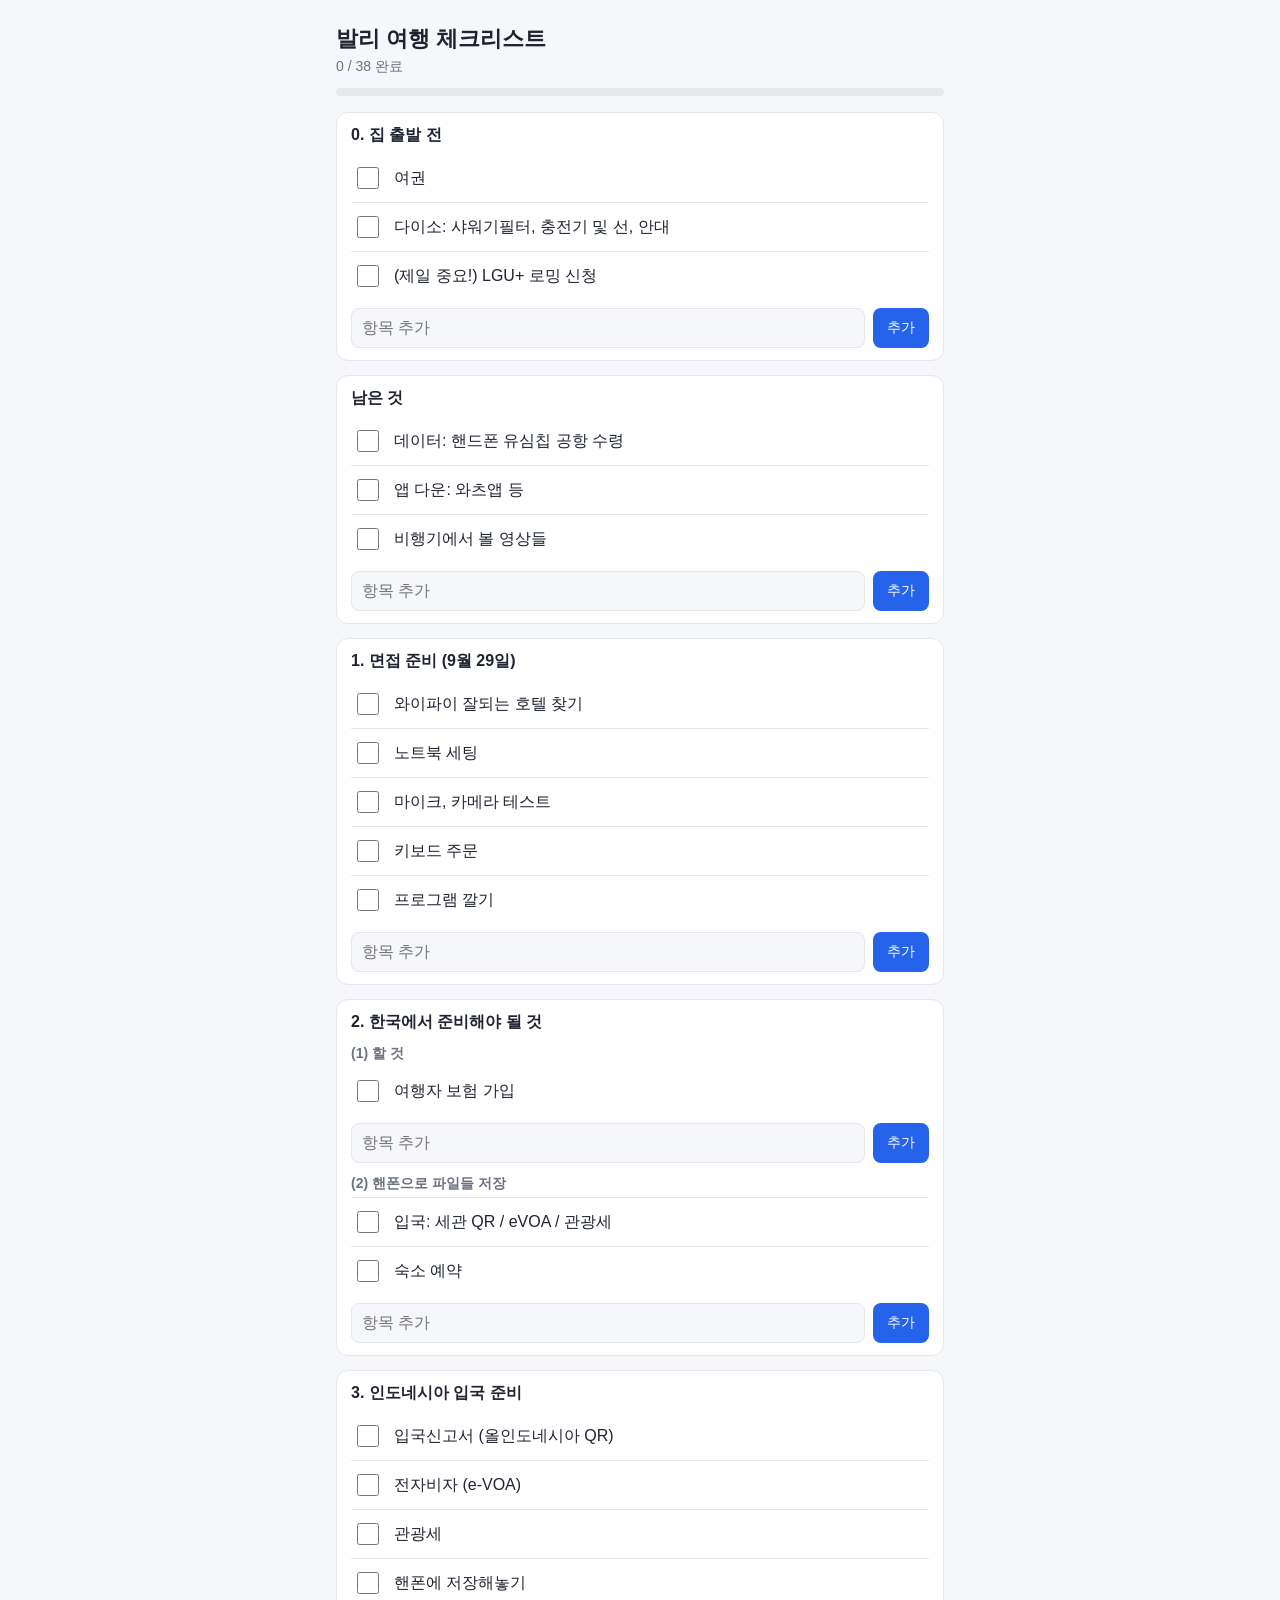
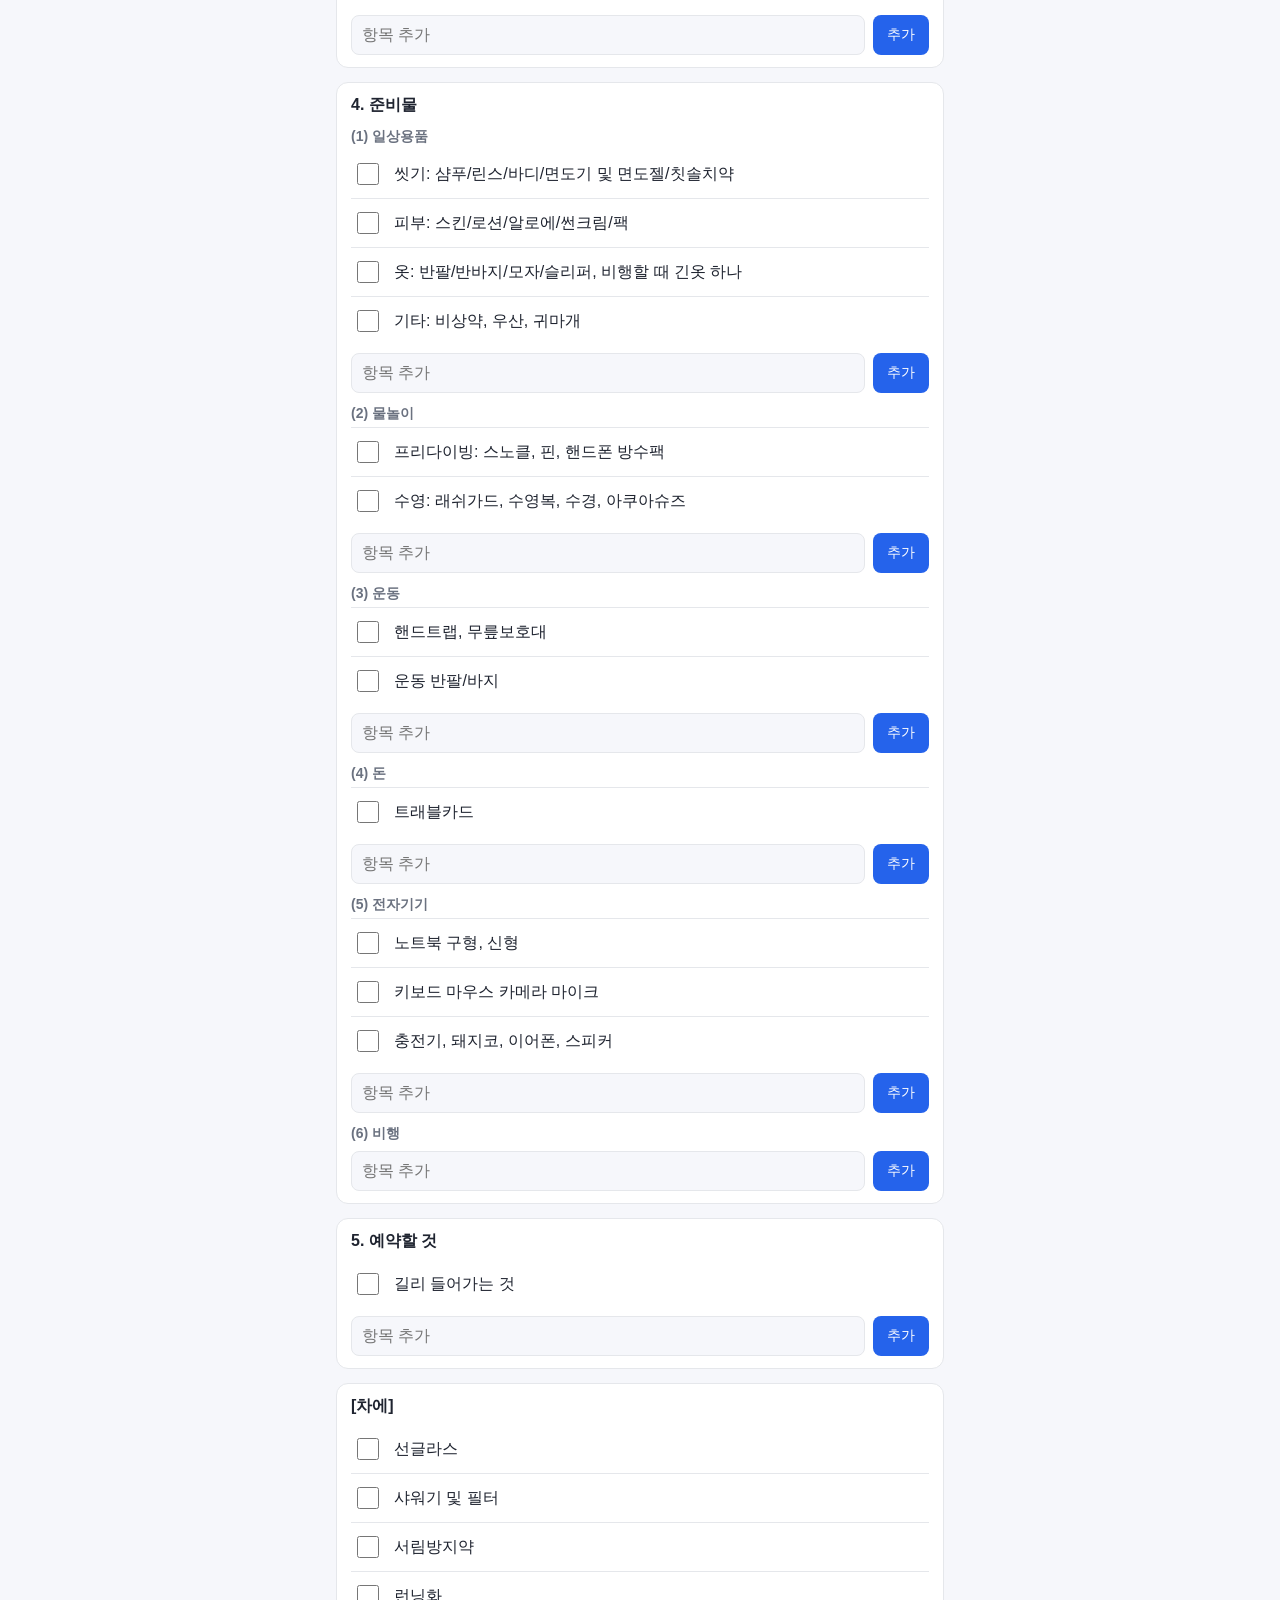
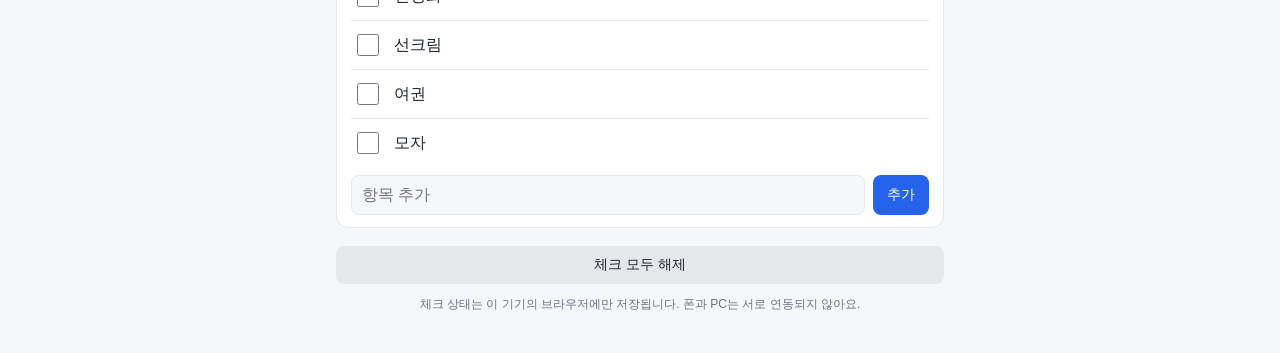
<file: trip.html>
<!DOCTYPE html>
<html lang="ko">
<head>
<meta charset="UTF-8">
<meta name="viewport" content="width=device-width, initial-scale=1">
<meta name="robots" content="noindex, nofollow">
<title>발리 여행 체크리스트</title>
<style>
  :root { --bg:#f6f7fb; --card:#fff; --text:#1f2430; --sub:#6b7280; --line:#e5e7eb; --accent:#2563eb; --done:#9ca3af; }
  @media (prefers-color-scheme: dark) {
    :root { --bg:#111318; --card:#1b1e26; --text:#e8eaf0; --sub:#9aa1b0; --line:#2b303b; --accent:#6ea0ff; --done:#6b7280; }
  }
  * { box-sizing: border-box; }
  body { margin:0; background:var(--bg); color:var(--text); font-family:-apple-system,"Segoe UI","Malgun Gothic",sans-serif; }
  main { max-width:640px; margin:0 auto; padding:16px; }
  h1 { font-size:22px; margin:8px 0 4px; }
  .progress { color:var(--sub); font-size:14px; margin-bottom:12px; }
  .bar { height:8px; background:var(--line); border-radius:4px; overflow:hidden; margin-bottom:16px; }
  .bar > div { height:100%; width:0; background:var(--accent); transition:width .2s; }
  section { background:var(--card); border:1px solid var(--line); border-radius:12px; padding:12px 14px; margin-bottom:14px; }
  h2 { font-size:16px; margin:0 0 8px; }
  h3 { font-size:14px; color:var(--sub); margin:12px 0 4px; }
  label { display:flex; align-items:center; gap:12px; padding:10px 2px; min-height:44px; border-top:1px solid var(--line); cursor:pointer; }
  label:first-of-type { border-top:0; }
  input[type=checkbox] { width:22px; height:22px; accent-color:var(--accent); flex:none; }
  label.done span { color:var(--done); text-decoration:line-through; }
  .del { margin-left:auto; border:0; background:none; color:var(--sub); font-size:18px; padding:6px 8px; }
  form { display:flex; gap:8px; margin-top:8px; }
  form input { flex:1; min-width:0; padding:10px; font-size:16px; border:1px solid var(--line); border-radius:8px; background:var(--bg); color:var(--text); }
  form button, .reset { padding:10px 14px; font-size:14px; border:0; border-radius:8px; background:var(--accent); color:#fff; }
  .reset { background:var(--line); color:var(--text); width:100%; margin-top:4px; }
  .note { color:var(--sub); font-size:12px; text-align:center; margin:12px 0 24px; }
</style>
</head>
<body>
<main>
  <h1>발리 여행 체크리스트</h1>
  <div class="progress" id="progress"></div>
  <div class="bar"><div id="fill"></div></div>
  <div id="root"></div>
  <button class="reset" id="reset">체크 모두 해제</button>
  <p class="note">체크 상태는 이 기기의 브라우저에만 저장됩니다. 폰과 PC는 서로 연동되지 않아요.</p>
</main>
<script>
// 항목을 바꾸려면 이 배열만 수정하세요. id는 저장용이라 바꾸지 마세요.
var SECTIONS = [
  { title: "0. 집 출발 전", groups: [ { gid: "h0", items: [
    ["h1","여권"],["h3","다이소: 샤워기필터, 충전기 및 선, 안대"],["h5","(제일 중요!) LGU+ 로밍 신청"] ] } ] },
  { title: "남은 것", groups: [ { gid: "left", items: [
    ["k2","데이터: 핸드폰 유심칩 공항 수령"],["k1","앱 다운: 와츠앱 등"],["k4","비행기에서 볼 영상들"] ] } ] },
  { title: "1. 면접 준비 (9월 29일)", groups: [ { gid: "g0_0", items: [
    ["i1","와이파이 잘되는 호텔 찾기"],["i2","노트북 세팅"],["i3","마이크, 카메라 테스트"],["i4","키보드 주문"],["i5","프로그램 깔기"] ] } ] },
  { title: "2. 한국에서 준비해야 될 것", groups: [
    { gid: "g4_0", name: "(1) 할 것", items: [["k3","여행자 보험 가입"]] },
    { gid: "h2", name: "(2) 핸폰으로 파일들 저장", items: [["k5","입국: 세관 QR / eVOA / 관광세"],["k6","숙소 예약"]] } ] },
  { title: "3. 인도네시아 입국 준비", groups: [ { gid: "g1_0", items: [
    ["e1","입국신고서 (올인도네시아 QR)"],["e2","전자비자 (e-VOA)"],["e3","관광세"],["e4","핸폰에 저장해놓기"] ] } ] },
  { title: "4. 준비물", groups: [
    { gid: "g2_0", name: "(1) 일상용품", items: [["p3","씻기: 샴푸/린스/바디/면도기 및 면도젤/칫솔치약"],
      ["p4","피부: 스킨/로션/알로에/썬크림/팩"],["p5","옷: 반팔/반바지/모자/슬리퍼, 비행할 때 긴옷 하나"],
      ["p1","기타: 비상약, 우산, 귀마개"]] },
    { gid: "g2_1", name: "(2) 물놀이", items: [["w1","프리다이빙: 스노클, 핀, 핸드폰 방수팩"],["w2","수영: 래쉬가드, 수영복, 수경, 아쿠아슈즈"]] },
    { gid: "g2_2", name: "(3) 운동", items: [["s1","핸드트랩, 무릎보호대"],["s4","운동 반팔/바지"]] },
    { gid: "g2_3", name: "(4) 돈", items: [["m1","트래블카드"]] },
    { gid: "g2_4", name: "(5) 전자기기", items: [["d1","노트북 구형, 신형"],["d2","키보드 마우스 카메라 마이크"],["d3","충전기, 돼지코, 이어폰, 스피커"]] },
    { gid: "g2_5", name: "(6) 비행", items: [] } ] },
  { title: "5. 예약할 것", groups: [ { gid: "g3_0", items: [["r1","길리 들어가는 것"]] } ] },
  { title: "[차에]", groups: [ { gid: "car", items: [
    ["c1","선글라스"],["c2","샤워기 및 필터"],["c3","서림방지약"],["c4","런닝화"],["c5","선크림"],["c6","여권"],["c7","모자"] ] } ] }
];

var KEY = "bali-checklist-v1";
var state = { checked: {}, custom: {} };
try { state = Object.assign(state, JSON.parse(localStorage.getItem(KEY) || "{}")); } catch (e) {}
function save() { try { localStorage.setItem(KEY, JSON.stringify(state)); } catch (e) {} }

function itemsOf(gid, base) {
  return base.concat((state.custom[gid] || []).map(function (t, i) { return [gid + "_c" + i, t, true, i]; }));
}

function render() {
  var root = document.getElementById("root");
  root.innerHTML = "";
  var total = 0, done = 0;
  SECTIONS.forEach(function (s, si) {
    var sec = document.createElement("section");
    sec.innerHTML = "<h2></h2>";
    sec.firstChild.textContent = s.title;
    s.groups.forEach(function (g, gi) {
      var gid = g.gid || "g" + si + "_" + gi;
      if (g.name) { var h = document.createElement("h3"); h.textContent = g.name; sec.appendChild(h); }
      itemsOf(gid, g.items).forEach(function (it) {
        total++;
        var on = !!state.checked[it[0]];
        if (on) done++;
        var lb = document.createElement("label");
        if (on) lb.className = "done";
        var cb = document.createElement("input");
        cb.type = "checkbox"; cb.checked = on;
        cb.onchange = function () { state.checked[it[0]] = cb.checked; save(); render(); };
        var sp = document.createElement("span"); sp.textContent = it[1];
        lb.appendChild(cb); lb.appendChild(sp);
        if (it[2]) {
          var d = document.createElement("button");
          d.type = "button"; d.className = "del"; d.textContent = "✕"; d.setAttribute("aria-label", "삭제");
          d.onclick = function (e) {
            e.preventDefault();
            var n = state.custom[gid].length;
            state.custom[gid].splice(it[3], 1);
            for (var j = it[3]; j < n - 1; j++) state.checked[gid + "_c" + j] = state.checked[gid + "_c" + (j + 1)];
            delete state.checked[gid + "_c" + (n - 1)];
            save(); render();
          };
          lb.appendChild(d);
        }
        sec.appendChild(lb);
      });
      var f = document.createElement("form");
      f.innerHTML = '<input placeholder="항목 추가" maxlength="60"><button>추가</button>';
      f.onsubmit = function (e) {
        e.preventDefault();
        var v = f.firstChild.value.trim();
        if (!v) return;
        (state.custom[gid] = state.custom[gid] || []).push(v);
        save(); render();
      };
      sec.appendChild(f);
    });
    root.appendChild(sec);
  });
  document.getElementById("progress").textContent = done + " / " + total + " 완료";
  document.getElementById("fill").style.width = (total ? done / total * 100 : 0) + "%";
}

document.getElementById("reset").onclick = function () {
  if (confirm("체크를 모두 해제할까요?")) { state.checked = {}; save(); render(); }
};
render();
</script>
</body>
</html>
</file>
